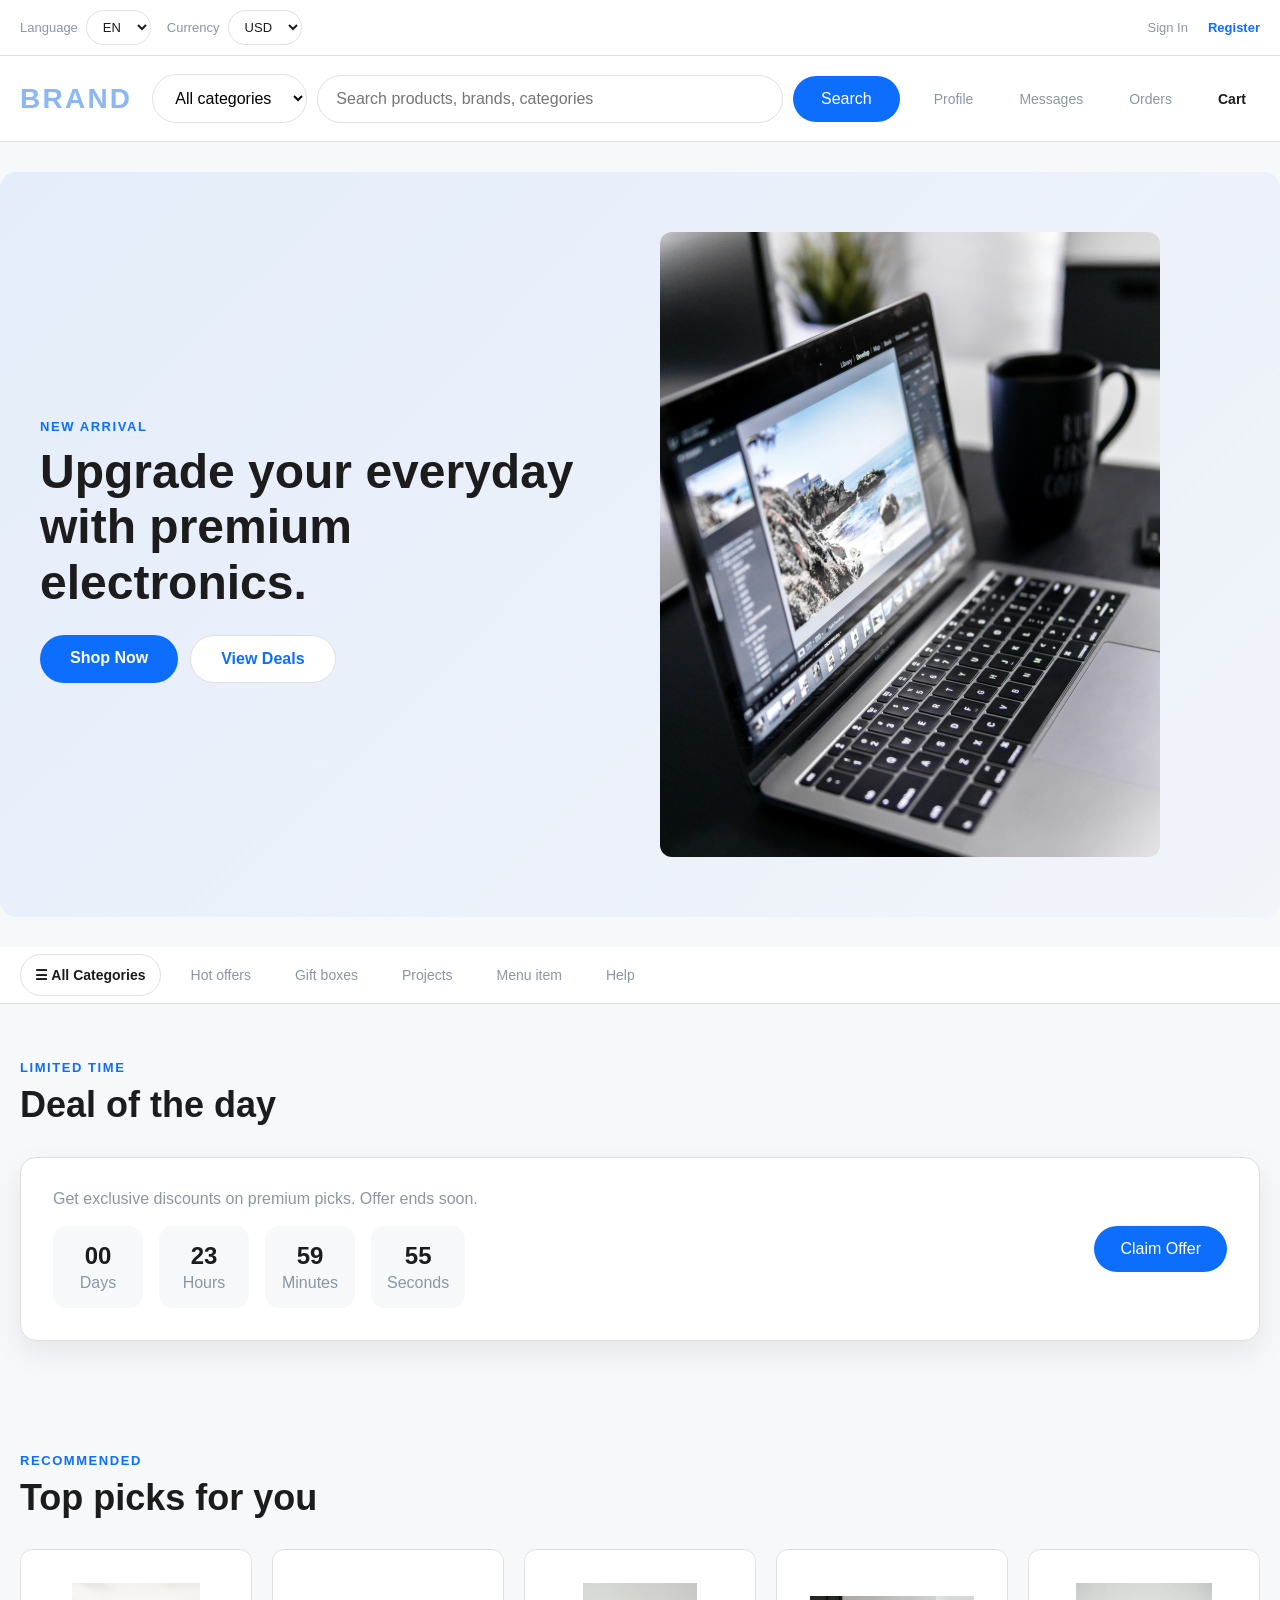
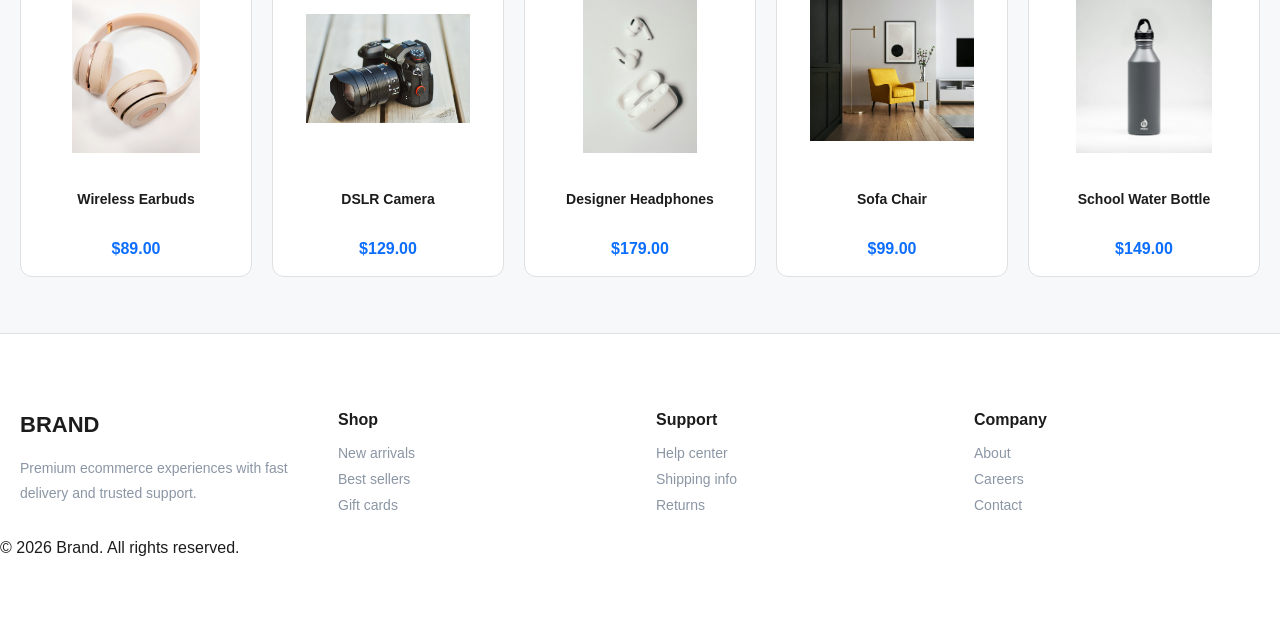
<file: index.html>
<!DOCTYPE html>
<html lang="en">
<head>
  <meta charset="UTF-8">
  <meta name="viewport" content="width=device-width, initial-scale=1.0">
  <title>BRAND | Home</title>
  <link rel="stylesheet" href="css/style.css">
  <link rel="stylesheet" href="css/category.css">
  <link rel="stylesheet" href="css/style.css">
</head>
<body>
  <header class="page-header">
    <div class="topbar">
      <div class="container topbar__container">
        <div class="topbar__group">
          <label class="topbar__label">
            Language
            <select class="topbar__select" aria-label="Language">
              <option>EN</option>
              <option>ES</option>
            </select>
          </label>
          <label class="topbar__label">
            Currency
            <select class="topbar__select" aria-label="Currency">
              <option>USD</option>
              <option>EUR</option>
            </select>
          </label>
        </div>
        <div class="topbar__links">
          <a class="topbar__link" href="#">Sign In</a>
          <a class="topbar__link topbar__link--accent" href="#">Register</a>
        </div>
      </div>
    </div>

    <div class="header">
      <div class="container header__container">
        <div class="header__brand">BRAND</div>
        <form class="header__search" action="#" method="get">
          <select class="header__category" aria-label="Select category">
            <option>All categories</option>
            <option>Electronics</option>
            <option>Fashion</option>
            <option>Home</option>
          </select>
          <input class="header__input" type="search" placeholder="Search products, brands, categories" aria-label="Search">
          <button class="header__button" type="submit">Search</button>
        </form>
        <div class="header__actions">
          <a class="header__action" href="#">Profile</a>
          <a class="header__action" href="#">Messages</a>
          <a class="header__action" href="#">Orders</a>
          <a class="header__action header__action--cart" href="#">Cart</a>
        </div>
      </div>
    </div>
  </header>

  <!-- BANNER CODE -->
  <section class="main-banner container">
    <div class="banner-text">
      <p class="new-arrival">NEW ARRIVAL</p>
      <h1>Upgrade your everyday<br>with premium electronics.</h1>
      <div class="banner-btns">
       <a class="btn-primary" href="category.html">Shop Now</a>
<a class="btn-secondary" href="category.html">View Deals</a>
      </div>
    </div>
    <img src="laptop.jpg" alt="Electronics Banner">
  </section>

  <nav class="main-nav">
    <div class="container main-nav__container">
      <a class="main-nav__item main-nav__item--menu" href="#">☰ All Categories</a>
      <a class="main-nav__item" href="#">Hot offers</a>
      <a class="main-nav__item" href="#">Gift boxes</a>
      <a class="main-nav__item" href="#">Projects</a>
      <a class="main-nav__item" href="#">Menu item</a>
      <a class="main-nav__item" href="#">Help</a>
    </div>
  </nav>

  <main>
    <section class="section section--deals">
      <div class="container section__container">
        <div class="section__heading">
          <span class="section__eyebrow">Limited time</span>
          <h2 class="section__title">Deal of the day</h2>
        </div>
        <div class="deal-card">
          <div class="deal-card__info">
            <p class="deal-card__text">Get exclusive discounts on premium picks. Offer ends soon.</p>
            <div class="deal-card__timer" id="deal-timer">
  <div class="deal-card__segment"><strong id="days">00</strong><span>Days</span></div>
  <div class="deal-card__segment"><strong id="hours">23</strong><span>Hours</span></div>
  <div class="deal-card__segment"><strong id="minutes">59</strong><span>Minutes</span></div>
  <div class="deal-card__segment"><strong id="seconds">59</strong><span>Seconds</span></div>
</div>
          </div>
          <a class="button button--primary" href="#">Claim Offer</a>
        </div>
      </div>
    </section>

    <section class="section section--recommended">
      <div class="container section__container">
        <div class="section__heading">
          <span class="section__eyebrow">Recommended</span>
          <h2 class="section__title">Top picks for you</h2>
        </div>
        <div class="recommended__grid">
          <article class="product-card">
            <img class="product-card__image" src="product-1.jpg" alt="Wireless earbuds">
            <h3 class="product-card__title">Wireless Earbuds</h3>
            <p class="product-card__price">$89.00</p>
          </article>
          <article class="product-card">
            <img class="product-card__image" src="product-2.jpg" alt="Smart watch">
            <h3 class="product-card__title">DSLR Camera</h3>
            <p class="product-card__price">$129.00</p>
          </article>
          <article class="product-card">
            <img class="product-card__image" src="product-3.jpg" alt="Designer headphones">
            <h3 class="product-card__title">Designer Headphones</h3>
            <p class="product-card__price">$179.00</p>
          </article>
          <article class="product-card">
            <img class="product-card__image" src="product-4.jpg" alt="Portable speaker">
            <h3 class="product-card__title">Sofa Chair</h3>
            <p class="product-card__price">$99.00</p>
          </article>
          <article class="product-card">
            <img class="product-card__image" src="product-5.jpg" alt="Smart home camera">
            <h3 class="product-card__title">School Water Bottle</h3>
            <p class="product-card__price">$149.00</p>
          </article>
        </div>
      </div>
    </section>
  </main>

  <footer class="site-footer">
    <div class="container footer__container">
      <div class="footer__column">
        <h3 class="footer__title">BRAND</h3>
        <p class="footer__text">Premium ecommerce experiences with fast delivery and trusted support.</p>
      </div>
      <div class="footer__column">
        <h4 class="footer__heading">Shop</h4>
        <a class="footer__link" href="#">New arrivals</a>
        <a class="footer__link" href="#">Best sellers</a>
        <a class="footer__link" href="#">Gift cards</a>
      </div>
      <div class="footer__column">
        <h4 class="footer__heading">Support</h4>
        <a class="footer__link" href="#">Help center</a>
        <a class="footer__link" href="#">Shipping info</a>
        <a class="footer__link" href="#">Returns</a>
      </div>
      <div class="footer__column">
        <h4 class="footer__heading">Company</h4>
        <a class="footer__link" href="#">About</a>
        <a class="footer__link" href="#">Careers</a>
        <a class="footer__link" href="#">Contact</a>
      </div>
    </div>
        <div class="footer__bottom">
      <p>© 2026 Brand. All rights reserved.</p>
    </div>
  </footer>
  <script>
function updateDealTimer() {
  let d = document.getElementById('days');
  let h = document.getElementById('hours'); 
  let m = document.getElementById('minutes');
  let s = document.getElementById('seconds');
  
  let sec = parseInt(s.innerText) - 1;
  let min = parseInt(m.innerText);
  let hr = parseInt(h.innerText);
  
  if(sec < 0) { sec = 59; min--; }
  if(min < 0) { min = 59; hr--; }
  if(hr < 0) { hr = 23; min = 59; sec = 59; }
  
  h.innerText = hr < 10 ? '0' + hr : hr;
  m.innerText = min < 10 ? '0' + min : min;
  s.innerText = sec < 10 ? '0' + sec : sec;
}
setInterval(updateDealTimer, 1000);
</script>
</body>
</html>
</file>
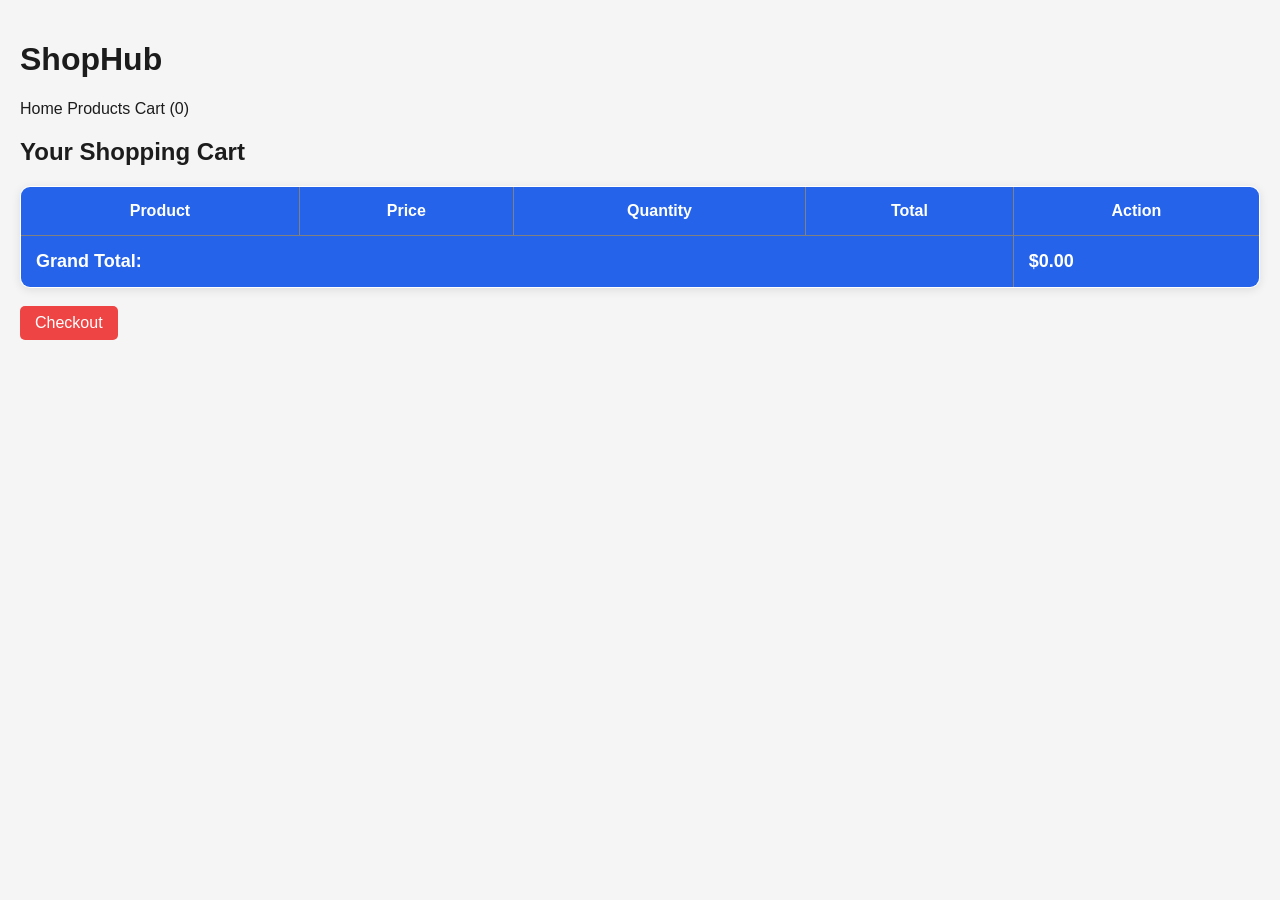
<file: cart.html>
<!DOCTYPE html>
<html lang="en">
<head>
    <meta charset="UTF-8">
    <meta name="viewport" content="width=device-width, initial-scale=1.0">
    <title>Cart - ShopHub</title>
    <link rel="stylesheet" href="css/style.css">
    <link rel="stylesheet" href="css/category.css">
    <link rel="stylesheet" href="css/style.css">
    <style>
body { font-family: Arial; background: #f5f5f5; padding: 20px; }
table { width: 100%; background: white; border-collapse: collapse; border-radius: 10px; overflow: hidden; box-shadow: 0 2px 10px rgba(0,0,0,0.1); }
th { background: #2563eb; color: white; padding: 15px; }
td { padding: 15px; border-bottom: 1px solid #eee; }
tr:hover { background: #f8f9fa; }
button { background: #ef4444; color: white; border: none; padding: 8px 15px; border-radius: 5px; cursor: pointer; }
button:hover { background: #dc2626; }
input[type=number] { width: 60px; padding: 5px; }
tfoot td { background: #2563eb; color: white; font-size: 18px; padding: 15px; }
</style>
</head>
<body>
    <header>
        <h1>ShopHub</h1>
        <nav>
            <a href="index.html">Home</a>
            <a href="category.html">Products</a>
            <a href="cart.html">Cart (1)</a>
        </nav>
    </header>

    <main>
        <h2>Your Shopping Cart</h2>
        <table border="1" width="100%">
            <tr>
                <th>Product</th>
                <th>Price</th>
                <th>Quantity</th>
                <th>Total</th>
                <th>Action</th>
            </tr>
            <tbody id="cart-items"></tbody>
        <tfoot>
    <tr>
        <td colspan="4"><b>Grand Total:</b></td>
        <td id="grand-total"><b>$0.00</b></td>
    </tr>
</tfoot>
        </table>
        <br>
        <button onclick="checkout()">Checkout</button>
    </main>

    <script>
    window.onload = function() {
        showCart();
        updateCartCount();
    }
    function showCart() {
        let cart = JSON.parse(localStorage.getItem('cart')) || [];
        let tbody = document.getElementById('cart-items');
        tbody.innerHTML = '';
        cart.forEach((item, index) => {
            tbody.innerHTML += `
        <tr>
            <td>${item.name}</td>
            <td>$${item.price}</td>
            <td><input type="number" value="${item.qty}" min="1" onchange="updateQty(${index}, this.value)"></td>
            <td>$${(item.price * item.qty).toFixed(2)}</td>
            <td><button onclick="removeItem(${index})">Remove</button></td>
        </tr>`;
        });
        let total = cart.reduce((sum, item) => sum + (item.price * item.qty), 0);
        document.getElementById('grand-total').innerHTML = '<b>$' + total.toFixed(2) + '</b>';
    }
    function updateQty(index, newQty) {
        let cart = JSON.parse(localStorage.getItem('cart'));
        cart[index].qty = parseInt(newQty);
        localStorage.setItem('cart', JSON.stringify(cart));
        showCart();
        updateCartCount();
    }
    function removeItem(index) {
        let cart = JSON.parse(localStorage.getItem('cart'));
        cart.splice(index, 1);
        localStorage.setItem('cart', JSON.stringify(cart));
        showCart();
        updateCartCount();
    }
    function updateCartCount() {
        let cart = JSON.parse(localStorage.getItem('cart')) || [];
        let count = cart.length;
        let cartLink = document.querySelector('nav a[href="cart.html"]');
        if(cartLink) cartLink.textContent = 'Cart (' + count + ')';
    }
    function checkout() {
        let cart = JSON.parse(localStorage.getItem('cart')) || [];
        if(cart.length === 0) {
            alert('Cart is empty! Add products first.');
            return;
        }
        let total = document.getElementById('grand-total').textContent;
        alert('Order Placed Successfully!\nTotal: ' + total + '\nThank you for shopping with ShopHub!');
        localStorage.removeItem('cart');
        showCart();
        updateCartCount();
    }
    </script>
</body>
</html>
</file>
<file: css/style.css>
:root {
  --color-primary: #0D6EFD;
  --color-secondary: #8CB7F5;
  --color-text: #1C1C1C;
  --color-gray: #8B96A5;
  --color-border: #E0E0E0;
  --color-background: #F7F8FA;
  --radius: 6px;
  --shadow: 0 12px 30px rgba(15, 23, 42, 0.08);
}

@import url('https://fonts.googleapis.com/css2?family=Inter:wght@400;500;600;700&display=swap');

* {
  box-sizing: border-box;
}

html {
  scroll-behavior: smooth;
}

body {
  margin: 0;
  font-family: 'Inter', sans-serif;
  background: var(--color-background);
  color: var(--color-text);
}

img {
  display: block;
  max-width: 100%;
}

a {
  color: inherit;
  text-decoration: none;
}

button,
input,
select {
  font: inherit;
}

.container {
  width: min(1440px, 100%);
  margin: 0 auto;
  padding: 0 20px;
}

.page-header {
  background: #ffffff;
}

.topbar {
  border-bottom: 1px solid var(--color-border);
  height: 56px;
}

.topbar__container {
  display: flex;
  align-items: center;
  justify-content: space-between;
  height: 100%;
}

.topbar__group {
  display: flex;
  align-items: center;
  gap: 16px;
}

.topbar__label {
  display: flex;
  align-items: center;
  gap: 8px;
  color: var(--color-gray);
  font-size: 13px;
}

.topbar__select {
  border: 1px solid var(--color-border);
  border-radius: 999px;
  padding: 8px 12px;
  background: white;
  color: var(--color-text);
}

.topbar__links {
  display: flex;
  align-items: center;
  gap: 20px;
}

.topbar__link {
  color: var(--color-gray);
  font-size: 13px;
}

.topbar__link--accent {
  color: var(--color-primary);
  font-weight: 600;
}

.header {
  min-height: 86px;
  display: flex;
  align-items: center;
  border-bottom: 1px solid var(--color-border);
}

.header__container {
  display: grid;
  grid-template-columns: auto 1fr auto;
  align-items: center;
  gap: 20px;
}

.header__brand {
  font-size: 28px;
  font-weight: 700;
  color: var(--color-secondary);
  letter-spacing: 0.08em;
}

.header__search {
  display: flex;
  align-items: center;
  gap: 10px;
  width: 100%;
  min-width: 0;
}

.header__category,
.header__input {
  border: 1px solid var(--color-border);
  border-radius: 999px;
  padding: 14px 18px;
  outline: none;
}

.header__category {
  min-width: 150px;
  max-width: 180px;
  background: white;
}

.header__input {
  flex: 1;
  min-width: 0;
  background: white;
}

.header__button {
  border: none;
  border-radius: 999px;
  padding: 14px 28px;
  background: var(--color-primary);
  color: white;
  cursor: pointer;
  transition: background 0.2s ease;
}

.header__button:hover {
  background: #0b5ed7;
}

.header__actions {
  display: flex;
  align-items: center;
  gap: 18px;
  white-space: nowrap;
}

.header__action {
  color: var(--color-gray);
  font-size: 14px;
  padding: 10px 14px;
  border-radius: 999px;
  transition: background 0.2s ease, color 0.2s ease;
}

.header__action:hover {
  background: rgba(13, 110, 253, 0.08);
  color: var(--color-primary);
}

.header__action--cart {
  font-weight: 600;
  color: var(--color-text);
}

.main-nav {
  background: #ffffff;
  border-bottom: 1px solid var(--color-border);
}

.main-nav__container {
  display: flex;
  align-items: center;
  gap: 16px;
  flex-wrap: wrap;
  height: 56px;
}

.main-nav__item {
  color: var(--color-gray);
  font-size: 14px;
  padding: 12px 14px;
  border-radius: 999px;
  transition: color 0.2s ease, background 0.2s ease;
}

.main-nav__item:hover {
  background: rgba(13, 110, 253, 0.08);
  color: var(--color-primary);
}

.main-nav__item--menu {
  font-weight: 600;
  color: var(--color-text);
  border: 1px solid var(--color-border);
}

.section {
  padding: 56px 0;
}

.section__container {
  display: grid;
  gap: 32px;
}

.section__heading {
  display: flex;
  flex-direction: column;
  gap: 10px;
}

.section__eyebrow {
  color: var(--color-primary);
  font-size: 13px;
  text-transform: uppercase;
  letter-spacing: 0.12em;
  font-weight: 700;
}

.section__title {
  font-size: 36px;
  line-height: 1.1;
  margin: 0;
}

.button {
  display: inline-flex;
  align-items: center;
  justify-content: center;
  border: none;
  border-radius: 999px;
  padding: 14px 26px;
  cursor: pointer;
  transition: background 0.2s ease, transform 0.2s ease;
}

.button:hover {
  transform: translateY(-1px);
}

.button--primary {
  background: var(--color-primary);
  color: white;
}

.button--ghost {
  background: transparent;
  color: var(--color-text);
  border: 1px solid var(--color-border);
}

.button--apply {
  width: 100%;
  margin-top: 14px;
  border-radius: 10px;
  background: var(--color-primary);
  color: white;
}

.deal-card {
  display: grid;
  grid-template-columns: 1fr auto;
  align-items: center;
  gap: 32px;
  padding: 32px;
  background: white;
  border: 1px solid var(--color-border);
  border-radius: 16px;
  box-shadow: var(--shadow);
}

.deal-card__info {
  display: grid;
  gap: 18px;
}

.deal-card__text {
  font-size: 16px;
  color: var(--color-gray);
  margin: 0;
}

.deal-card__timer {
  display: flex;
  gap: 16px;
  flex-wrap: wrap;
}

.deal-card__segment {
  min-width: 90px;
  padding: 16px;
  background: var(--color-background);
  border-radius: 14px;
  text-align: center;
}

.deal-card__segment strong {
  display: block;
  font-size: 24px;
  color: var(--color-text);
}

.deal-card__segment span {
  display: block;
  color: var(--color-gray);
  margin-top: 4px;
}

.recommended__grid {
  display: grid;
  grid-template-columns: repeat(5, minmax(0, 1fr));
  gap: 20px;
}

.product-card {
  background: white;
  border: 1px solid var(--color-border);
  border-radius: 12px;
  padding: 18px;
  transition: transform 0.25s ease, box-shadow 0.25s ease, border-color 0.25s ease;
  display: flex;
  flex-direction: column;
  align-items: center;
  text-align: center;
  gap: 10px;
}

.product-card:hover {
  transform: translateY(-5px);
  box-shadow: var(--shadow);
  border-color: var(--color-primary);
}

.product-card__image {
  width: 100%;
  height: 200px;
  object-fit: contain;
  background: white;
  padding: 15px;
  border-radius: 12px;
  display: block;
  margin: 0 auto 12px;
  transition: transform 0.25s ease;
}

.product-card:hover .product-card__image {
  transform: scale(1.05);
}

.product-card__title {
  font-size: 14px;
  font-weight: 600;
  margin: 0;
  line-height: 1.3;
}

.product-card__price {
  font-size: 16px;
  font-weight: 700;
  margin: 0;
  color: var(--color-primary);
}

.site-footer {
  background: white;
  border-top: 1px solid var(--color-border);
  padding: 56px 0;
}

.footer__container {
  display: grid;
  grid-template-columns: repeat(4, minmax(0, 1fr));
  gap: 32px;
}

.footer__title {
  font-size: 22px;
  margin-bottom: 18px;
}

.footer__heading {
  font-size: 16px;
  margin-bottom: 16px;
}

.footer__text {
  font-size: 14px;
  color: var(--color-gray);
  line-height: 1.75;
}

.footer__link {
  display: block;
  color: var(--color-gray);
  margin-bottom: 10px;
  font-size: 14px;
}

.footer__link:hover {
  color: var(--color-primary);
}

.breadcrumbs {
  color: var(--color-gray);
  font-size: 14px;
  margin-top: 32px;
}

/* BANNER STYLE - INDEX.HTML */
.main-banner {
    display: grid;
    grid-template-columns: 1fr 1fr;
    gap: 40px;
    padding: 60px 40px;
    align-items: center;
    background: linear-gradient(135deg, rgba(13, 110, 253, 0.08), rgba(140, 183, 245, 0.06));
    border-radius: 16px;
    margin: 30px 0;
}

.main-banner img {
    width: 100%;
    height: auto;
    max-width: 500px;
    border-radius: 12px;
    object-fit: cover;
}

.new-arrival {
    color: var(--color-primary);
    font-size: 13px;
    font-weight: 700;
    letter-spacing: 0.12em;
    text-transform: uppercase;
    margin-bottom: 10px;
}

.banner-text h1 {
    font-size: 48px;
    line-height: 1.15;
    margin: 0 0 25px;
}

.banner-btns {
    display: flex;
    gap: 12px;
    flex-wrap: wrap;
}

.btn-primary { 
    background: var(--color-primary); 
    color: white; 
    padding: 14px 30px; 
    border: none; 
    border-radius: 999px; 
    cursor: pointer;
    font-weight: 600;
}

.btn-secondary { 
    background: white; 
    color: var(--color-primary); 
    padding: 14px 30px; 
    border: 1px solid var(--color-border); 
    border-radius: 999px; 
    cursor: pointer;
    font-weight: 600;
}

@media (max-width: 992px) {
  .header__container,
  .deal-card,
  .recommended__grid,
  .footer__container {
    grid-template-columns: 1fr;
  }

  .header__actions,
  .topbar__group,
  .main-nav__container {
    justify-content: center;
  }

  .recommended__grid {
    grid-template-columns: repeat(2, minmax(0, 1fr));
  }

  .main-banner {
    grid-template-columns: 1fr;
    text-align: center;
  }
}

@media (max-width: 576px) {
  .topbar,
  .main-nav {
    height: auto;
  }

  .topbar__container,
  .header__container,
  .main-nav__container,
  .deal-card {
    grid-template-columns: 1fr;
    gap: 16px;
  }

  .header__search {
    flex-direction: column;
    align-items: stretch;
  }

  .header__button {
    width: 100%;
  }

  .recommended__grid {
    grid-template-columns: 1fr;
  }
}


.product-detail { display: flex; gap: 30px; margin-top: 30px; }
.product-img img { max-width: 400px; }
</file>
<file: css/category.css>
.category-layout {
  display: grid;
  grid-template-columns: 250px 1fr;
  gap: 20px;
  margin: 32px 0 64px;
}

.filters-sidebar {
  background: white;
  border: 1px solid var(--color-border);
  border-radius: 16px;
  padding: 24px;
  box-shadow: var(--shadow);
}

.filter-box + .filter-box {
  margin-top: 24px;
}

.filter-box__title {
  font-size: 16px;
  color: var(--color-text);
  margin-bottom: 18px;
}

.filter-box__label {
  display: flex;
  align-items: center;
  gap: 10px;
  margin-bottom: 14px;
  font-size: 14px;
  color: var(--color-text);
}

.filter-box__label input {
  accent-color: var(--color-primary);
}

.price-range {
  display: grid;
  grid-template-columns: 1fr 1fr;
  gap: 12px;
}

.price-range__input {
  width: 100%;
  padding: 12px 14px;
  border: 1px solid var(--color-border);
  border-radius: 12px;
}

.products-panel {
  display: grid;
  gap: 24px;
}

.products-topbar {
  display: flex;
  align-items: center;
  justify-content: space-between;
  gap: 16px;
  padding: 22px 24px;
  background: white;
  border: 1px solid var(--color-border);
  border-radius: 16px;
  box-shadow: var(--shadow);
}

.products-topbar__info {
  color: var(--color-text);
  font-weight: 600;
}

.products-topbar__controls {
  display: flex;
  align-items: center;
  gap: 14px;
  flex-wrap: wrap;
}

.products-topbar__verified {
  display: flex;
  align-items: center;
  gap: 8px;
  color: var(--color-gray);
  font-size: 14px;
}

.products-topbar__select {
  border: 1px solid var(--color-border);
  border-radius: 999px;
  padding: 12px 16px;
  background: white;
}

.products-topbar__view {
  border: 1px solid var(--color-border);
  border-radius: 999px;
  padding: 12px 20px;
  background: white;
  color: var(--color-text);
  cursor: pointer;
}

.products-topbar__view--active {
  background: var(--color-primary);
  color: white;
  border-color: var(--color-primary);
}

.products-grid {
  display: grid;
  grid-template-columns: repeat(3, minmax(0, 1fr));
  gap: 24px;
}

.product-card {
  background: white;
  border: 1px solid var(--color-border);
  border-radius: 16px;
  padding: 24px;
  display: flex;
  flex-direction: column;
  align-items: center;
  text-align: center;
  transition: transform 0.25s ease, box-shadow 0.25s ease, border-color 0.25s ease;
  gap: 14px;
}

.product-card:hover {
  transform: translateY(-5px);
  box-shadow: var(--shadow);
  border-color: var(--color-primary);
}

.product-card__image {
  width: 100%;
  height: 200px;
  object-fit: contain;
  background: white;
  padding: 15px;
  border-radius: 14px;
  display: block;
  margin: 0 auto 12px;
  transition: transform 0.25s ease;
}

.product-card:hover .product-card__image {
  transform: scale(1.05);
}

.product-card__title {
  font-size: 15px;
  line-height: 1.4;
  margin: 0;
  min-height: 40px;
  font-weight: 600;
}

.product-card__price {
  font-size: 18px;
  font-weight: 700;
  margin: 0;
  color: var(--color-primary);
}

.product-card__rating,
.product-card__shipping {
  font-size: 13px;
  color: var(--color-gray);
  margin: 0;
}

.product-card .button--primary {
  width: 100%;
  margin-top: 8px;
}

.pagination {
  display: flex;
  justify-content: center;
  gap: 10px;
}

.pagination__button {
  border: 1px solid var(--color-border);
  border-radius: 999px;
  background: white;
  color: var(--color-text);
  padding: 12px 16px;
  cursor: pointer;
}

.pagination__button--active {
  background: var(--color-primary);
  color: white;
  border-color: var(--color-primary);
}

@media (max-width: 992px) {
  .category-layout {
    grid-template-columns: 1fr;
  }

  .products-grid {
    grid-template-columns: repeat(2, minmax(0, 1fr));
  }

  .filters-sidebar {
    display: none;
  }
}

@media (max-width: 576px) {
  .products-grid {
    grid-template-columns: 1fr;
  }

  .products-topbar {
    flex-direction: column;
    align-items: flex-start;
  }

  .products-topbar__controls {
    width: 100%;
    justify-content: space-between;
  }
}
</file>
